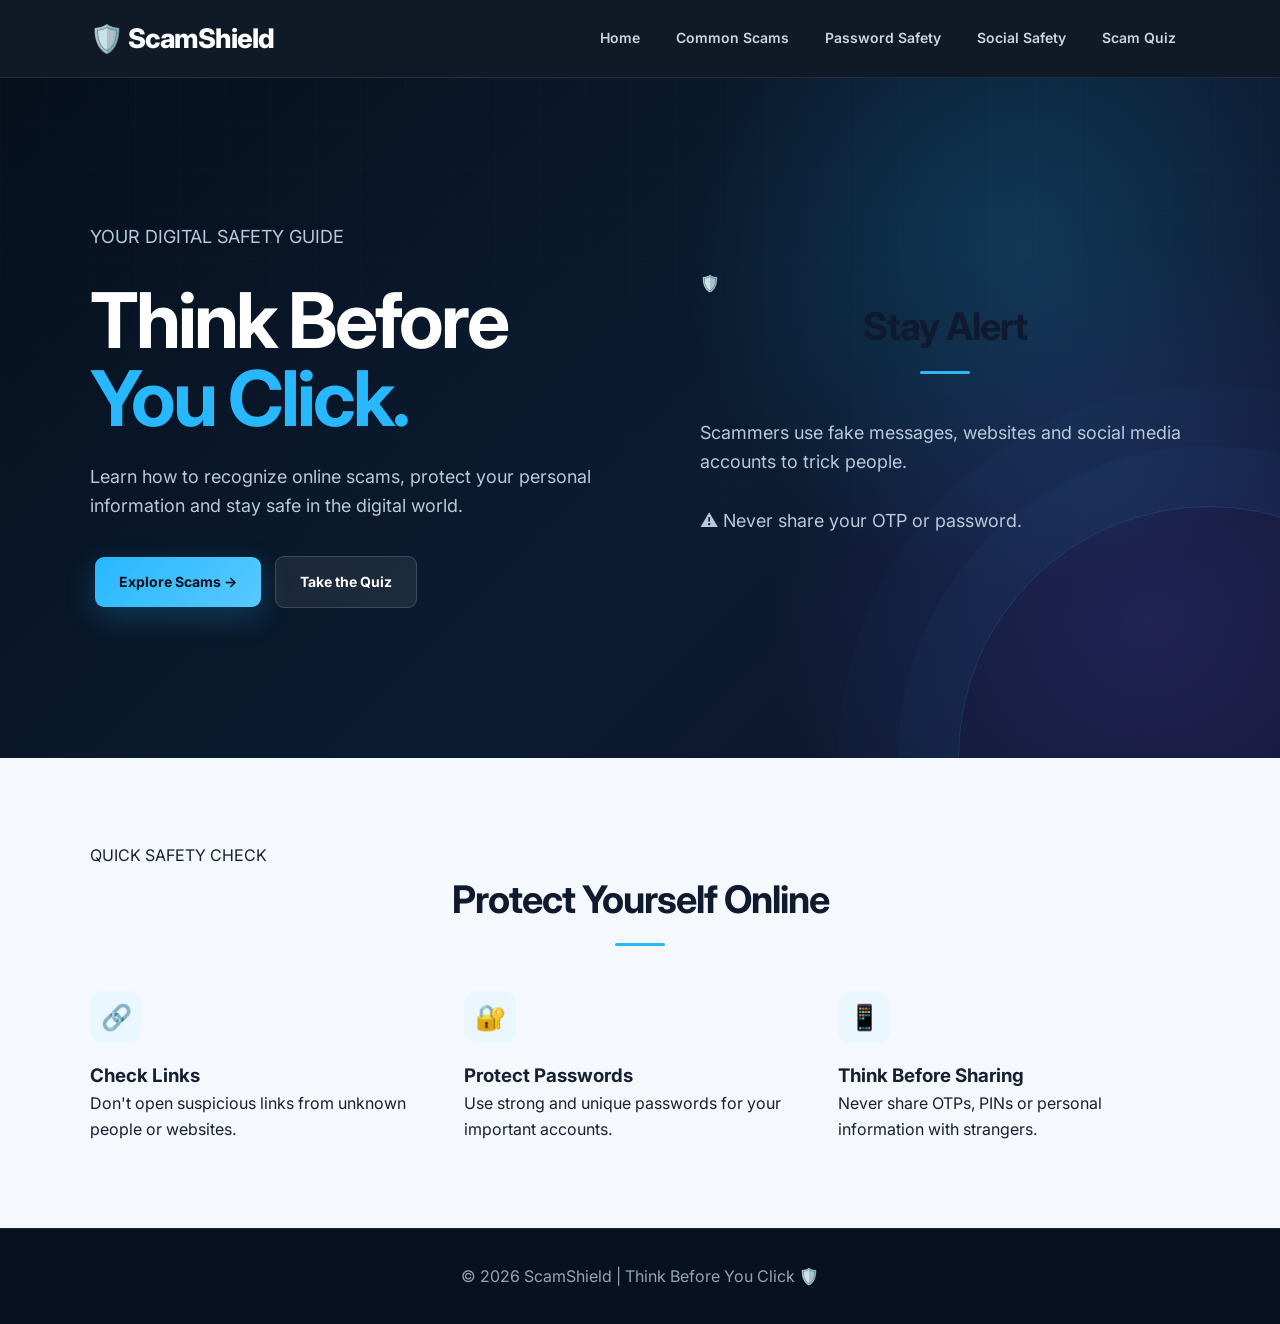
<file: index.html>
<!DOCTYPE html>
<html lang="en">
<head>
    <meta charset="UTF-8">
    <meta name="viewport" content="width=device-width, initial-scale=1.0">

    <title>ScamShield | Think Before You Click</title>

    <link rel="stylesheet" href="css/style.css">
</head>

<body>

    <!-- Navigation Bar -->
    <nav class="navbar">

        <div class="logo">
            🛡️ Scam<span>Shield</span>
        </div>

        <ul class="nav-links">
            <li><a href="index.html" class="active">Home</a></li>
            <li><a href="scams.html">Common Scams</a></li>
            <li><a href="passwords.html">Password Safety</a></li>
            <li><a href="social.html">Social Safety</a></li>
            <li><a href="quiz.html">Scam Quiz</a></li>
        </ul>

    </nav>


    <!-- Hero Section -->
    <section class="hero">

        <div class="hero-content">

            <p class="small-title">YOUR DIGITAL SAFETY GUIDE</p>

            <h1>
                Think Before
                <span>You Click.</span>
            </h1>

            <p class="hero-text">
                Learn how to recognize online scams, protect your
                personal information and stay safe in the digital world.
            </p>

            <div class="hero-buttons">

                <a href="scams.html" class="btn primary-btn">
                    Explore Scams →
                </a>

                <a href="quiz.html" class="btn secondary-btn">
                    Take the Quiz
                </a>

            </div>

        </div>


        <!-- Warning Card -->
        <div class="warning-card">

            <div class="shield-icon">🛡️</div>

            <h2>Stay Alert</h2>

            <p>
                Scammers use fake messages, websites and social
                media accounts to trick people.
            </p>

            <div class="warning-line"></div>

            <p class="remember">
                ⚠️ Never share your OTP or password.
            </p>

        </div>

    </section>


    <!-- Quick Safety Section -->
    <section class="safety-section">

        <p class="small-title">QUICK SAFETY CHECK</p>

        <h2>Protect Yourself Online</h2>

        <div class="cards">

            <div class="info-card">
                <div class="card-icon">🔗</div>
                <h3>Check Links</h3>
                <p>
                    Don't open suspicious links from unknown
                    people or websites.
                </p>
            </div>

            <div class="info-card">
                <div class="card-icon">🔐</div>
                <h3>Protect Passwords</h3>
                <p>
                    Use strong and unique passwords for
                    your important accounts.
                </p>
            </div>

            <div class="info-card">
                <div class="card-icon">📱</div>
                <h3>Think Before Sharing</h3>
                <p>
                    Never share OTPs, PINs or personal
                    information with strangers.
                </p>
            </div>

        </div>

    </section>


    <!-- Footer -->
    <footer>

        <p>
            © 2026 ScamShield | Think Before You Click 🛡️
        </p>

    </footer>


    <script src="js/script.js"></script>

</body>
</html>
</file>
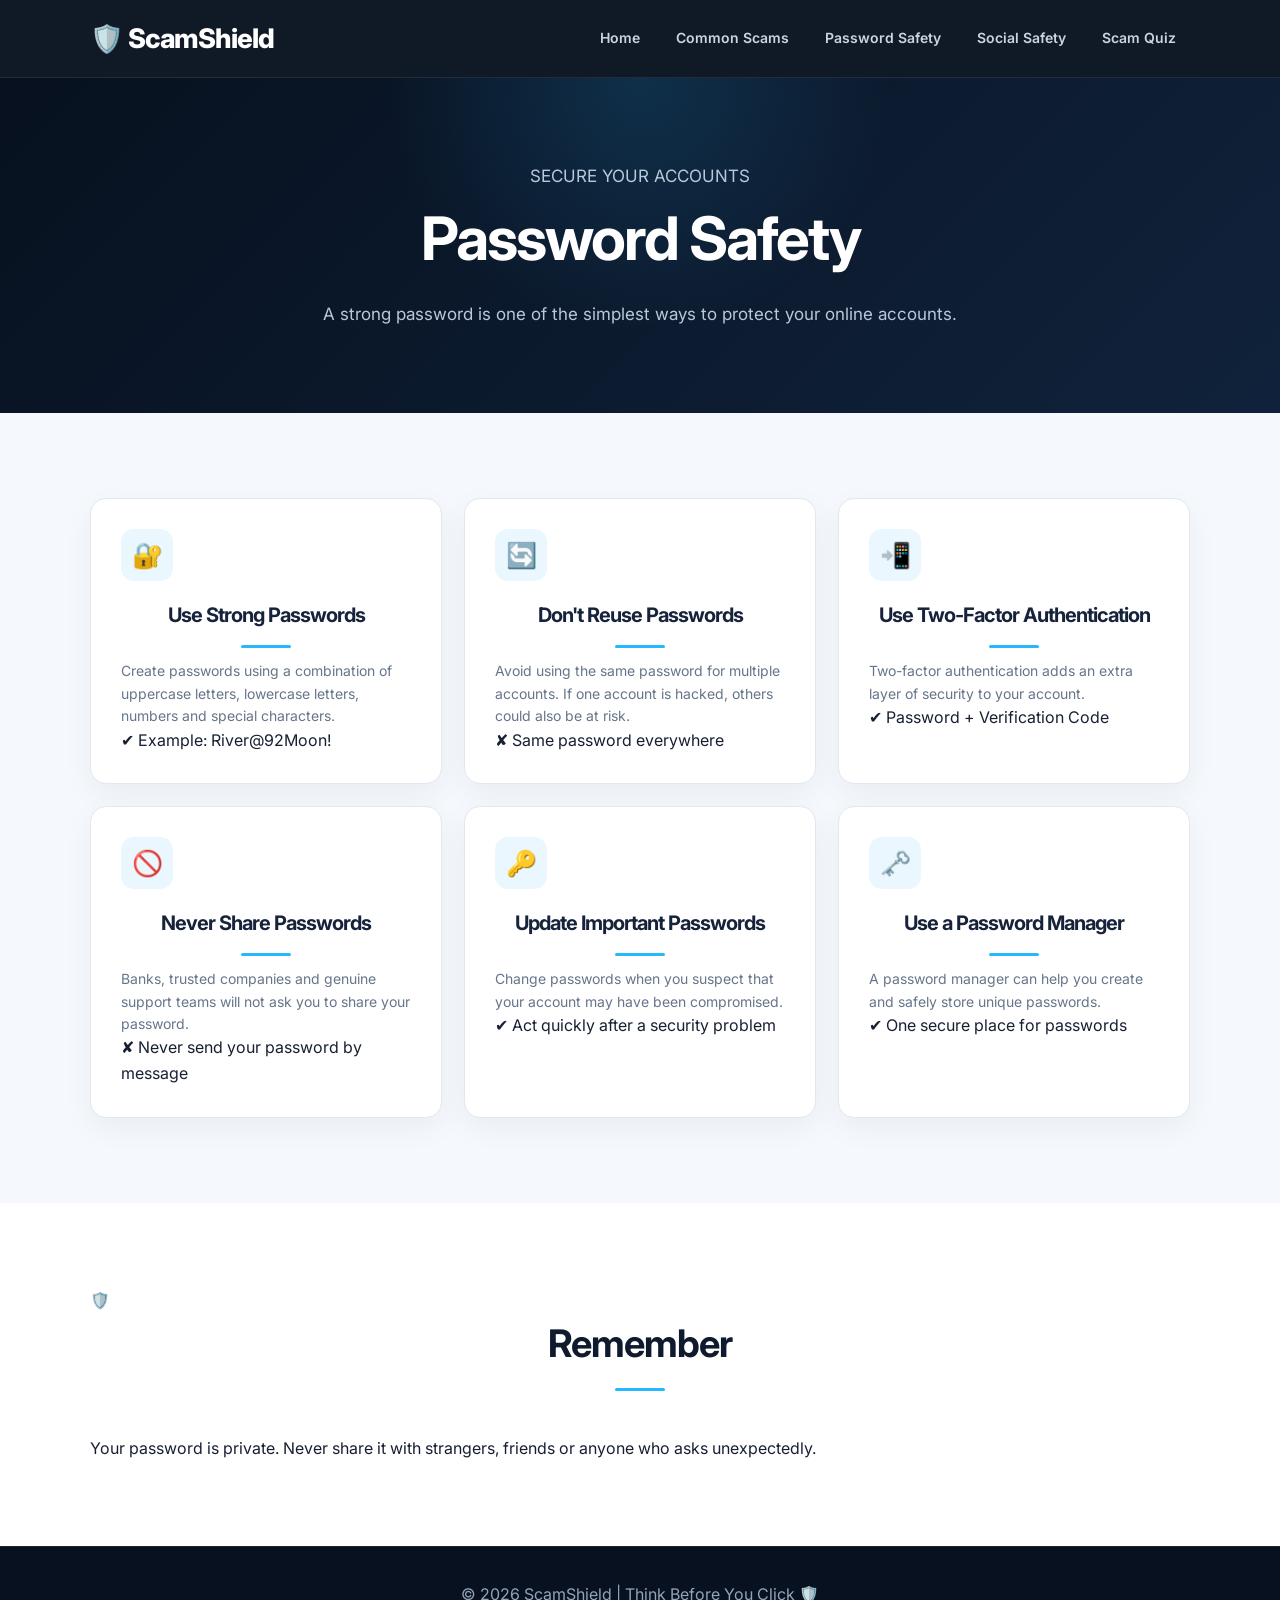
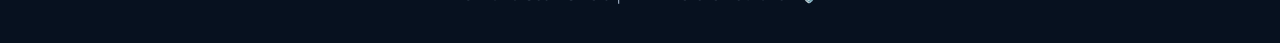
<file: passwords.html>
<!DOCTYPE html>
<html lang="en">

<head>
    <meta charset="UTF-8">
    <meta name="viewport" content="width=device-width, initial-scale=1.0">

    <title>Password Safety | ScamShield</title>

    <link rel="stylesheet" href="css/style.css">
</head>

<body>

    <!-- Navigation -->
    <nav class="navbar">

        <div class="logo">
            🛡️ Scam<span>Shield</span>
        </div>

        <ul class="nav-links">
            <li><a href="index.html">Home</a></li>
            <li><a href="scams.html">Common Scams</a></li>
            <li><a href="passwords.html" class="active">Password Safety</a></li>
            <li><a href="social.html">Social Safety</a></li>
            <li><a href="quiz.html">Scam Quiz</a></li>
        </ul>

    </nav>


    <!-- Page Header -->
    <section class="page-header">

        <p class="small-title">SECURE YOUR ACCOUNTS</p>

        <h1>Password Safety</h1>

        <p>
            A strong password is one of the simplest ways
            to protect your online accounts.
        </p>

    </section>


    <!-- Password Tips -->
    <section class="password-section">

        <div class="password-grid">

            <!-- Strong Password -->
            <div class="password-card">

                <div class="password-icon">🔐</div>

                <h2>Use Strong Passwords</h2>

                <p>
                    Create passwords using a combination of
                    uppercase letters, lowercase letters,
                    numbers and special characters.
                </p>

                <div class="example good">
                    ✔ Example: River@92Moon!
                </div>

            </div>


            <!-- Don't Reuse -->
            <div class="password-card">

                <div class="password-icon">🔄</div>

                <h2>Don't Reuse Passwords</h2>

                <p>
                    Avoid using the same password for
                    multiple accounts. If one account is
                    hacked, others could also be at risk.
                </p>

                <div class="example bad">
                    ✘ Same password everywhere
                </div>

            </div>


            <!-- Two Factor -->
            <div class="password-card">

                <div class="password-icon">📲</div>

                <h2>Use Two-Factor Authentication</h2>

                <p>
                    Two-factor authentication adds an
                    extra layer of security to your account.
                </p>

                <div class="example good">
                    ✔ Password + Verification Code
                </div>

            </div>


            <!-- Never Share -->
            <div class="password-card">

                <div class="password-icon">🚫</div>

                <h2>Never Share Passwords</h2>

                <p>
                    Banks, trusted companies and genuine
                    support teams will not ask you to share
                    your password.
                </p>

                <div class="example bad">
                    ✘ Never send your password by message
                </div>

            </div>


            <!-- Change Password -->
            <div class="password-card">

                <div class="password-icon">🔑</div>

                <h2>Update Important Passwords</h2>

                <p>
                    Change passwords when you suspect that
                    your account may have been compromised.
                </p>

                <div class="example good">
                    ✔ Act quickly after a security problem
                </div>

            </div>


            <!-- Password Manager -->
            <div class="password-card">

                <div class="password-icon">🗝️</div>

                <h2>Use a Password Manager</h2>

                <p>
                    A password manager can help you create
                    and safely store unique passwords.
                </p>

                <div class="example good">
                    ✔ One secure place for passwords
                </div>

            </div>

        </div>

    </section>


    <!-- Safety Reminder -->
    <section class="reminder-section">

        <div class="reminder-box">

            <div class="reminder-icon">🛡️</div>

            <h2>Remember</h2>

            <p>
                Your password is private.
                Never share it with strangers, friends
                or anyone who asks unexpectedly.
            </p>

        </div>

    </section>


    <!-- Footer -->
    <footer>

        <p>
            © 2026 ScamShield | Think Before You Click 🛡️
        </p>

    </footer>


    <script src="js/script.js"></script>

</body>

</html>
</file>
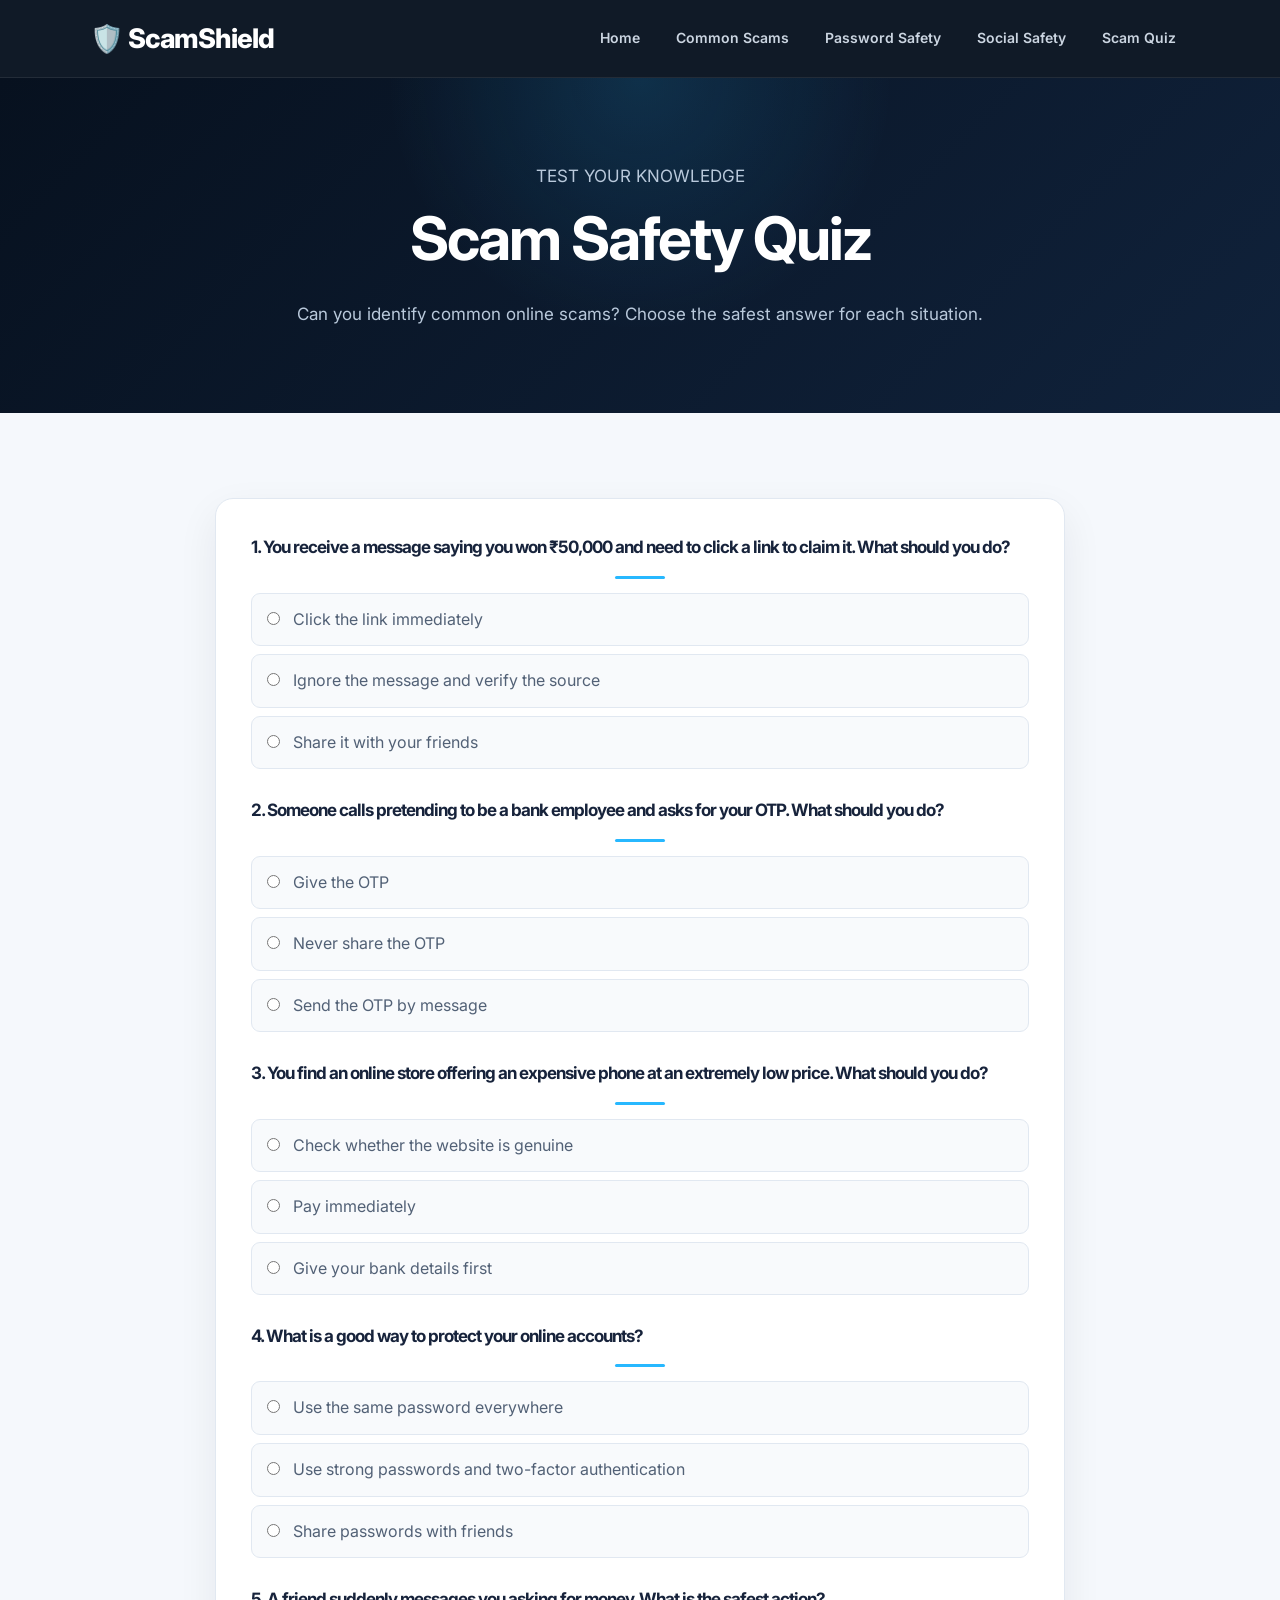
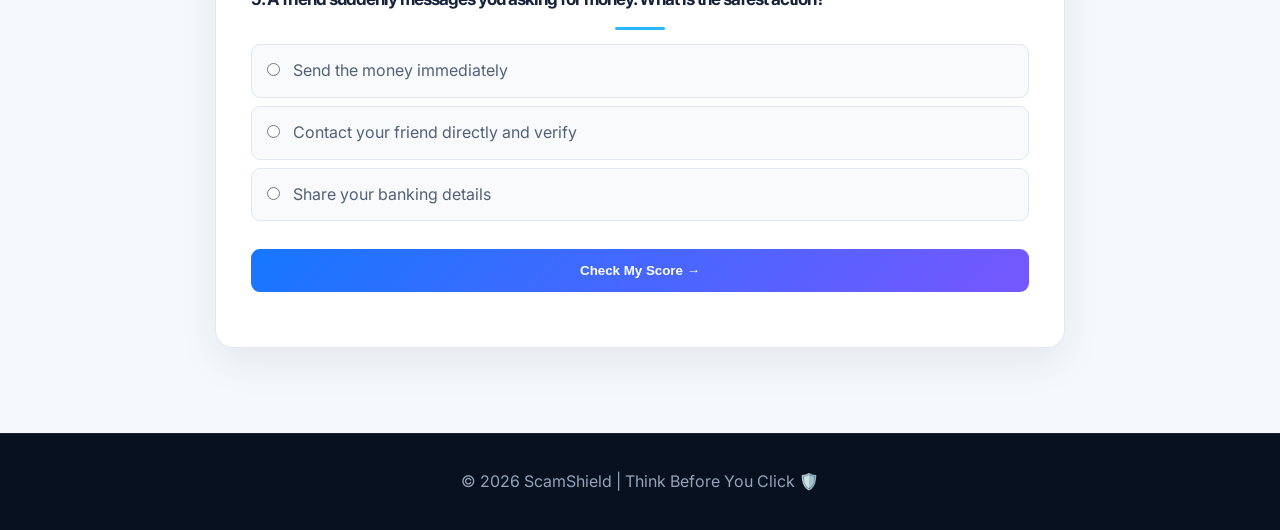
<file: quiz.html>
<!DOCTYPE html>
<html lang="en">

<head>
    <meta charset="UTF-8">
    <meta name="viewport" content="width=device-width, initial-scale=1.0">

    <title>Scam Quiz | ScamShield</title>

    <link rel="stylesheet" href="css/style.css">
</head>

<body>

    <!-- Navigation -->
    <nav class="navbar">

        <div class="logo">
            🛡️ Scam<span>Shield</span>
        </div>

        <ul class="nav-links">
            <li><a href="index.html">Home</a></li>
            <li><a href="scams.html">Common Scams</a></li>
            <li><a href="passwords.html">Password Safety</a></li>
            <li><a href="social.html">Social Safety</a></li>
            <li><a href="quiz.html" class="active">Scam Quiz</a></li>
        </ul>

    </nav>


    <!-- Quiz Header -->
    <section class="page-header">

        <p class="small-title">TEST YOUR KNOWLEDGE</p>

        <h1>Scam Safety Quiz</h1>

        <p>
            Can you identify common online scams?
            Choose the safest answer for each situation.
        </p>

    </section>


    <!-- Quiz -->
    <section class="quiz-section">

        <div class="quiz-box">

            <!-- Question 1 -->
            <div class="question">

                <h2>1. You receive a message saying you won ₹50,000 and need to click a link to claim it. What should you do?</h2>

                <label>
                    <input type="radio" name="q1" value="wrong">
                    Click the link immediately
                </label>

                <label>
                    <input type="radio" name="q1" value="correct">
                    Ignore the message and verify the source
                </label>

                <label>
                    <input type="radio" name="q1" value="wrong">
                    Share it with your friends
                </label>

            </div>


            <!-- Question 2 -->
            <div class="question">

                <h2>2. Someone calls pretending to be a bank employee and asks for your OTP. What should you do?</h2>

                <label>
                    <input type="radio" name="q2" value="wrong">
                    Give the OTP
                </label>

                <label>
                    <input type="radio" name="q2" value="correct">
                    Never share the OTP
                </label>

                <label>
                    <input type="radio" name="q2" value="wrong">
                    Send the OTP by message
                </label>

            </div>


            <!-- Question 3 -->
            <div class="question">

                <h2>3. You find an online store offering an expensive phone at an extremely low price. What should you do?</h2>

                <label>
                    <input type="radio" name="q3" value="correct">
                    Check whether the website is genuine
                </label>

                <label>
                    <input type="radio" name="q3" value="wrong">
                    Pay immediately
                </label>

                <label>
                    <input type="radio" name="q3" value="wrong">
                    Give your bank details first
                </label>

            </div>


            <!-- Question 4 -->
            <div class="question">

                <h2>4. What is a good way to protect your online accounts?</h2>

                <label>
                    <input type="radio" name="q4" value="wrong">
                    Use the same password everywhere
                </label>

                <label>
                    <input type="radio" name="q4" value="correct">
                    Use strong passwords and two-factor authentication
                </label>

                <label>
                    <input type="radio" name="q4" value="wrong">
                    Share passwords with friends
                </label>

            </div>


            <!-- Question 5 -->
            <div class="question">

                <h2>5. A friend suddenly messages you asking for money. What is the safest action?</h2>

                <label>
                    <input type="radio" name="q5" value="wrong">
                    Send the money immediately
                </label>

                <label>
                    <input type="radio" name="q5" value="correct">
                    Contact your friend directly and verify
                </label>

                <label>
                    <input type="radio" name="q5" value="wrong">
                    Share your banking details
                </label>

            </div>


            <!-- Submit Button -->
            <button class="quiz-btn" onclick="checkQuiz()">
                Check My Score →
            </button>


            <!-- Result -->
            <div id="quiz-result"></div>

        </div>

    </section>


    <!-- Footer -->
    <footer>

        <p>
            © 2026 ScamShield | Think Before You Click 🛡️
        </p>

    </footer>


    <script src="js/script.js"></script>

</body>

</html>
</file>
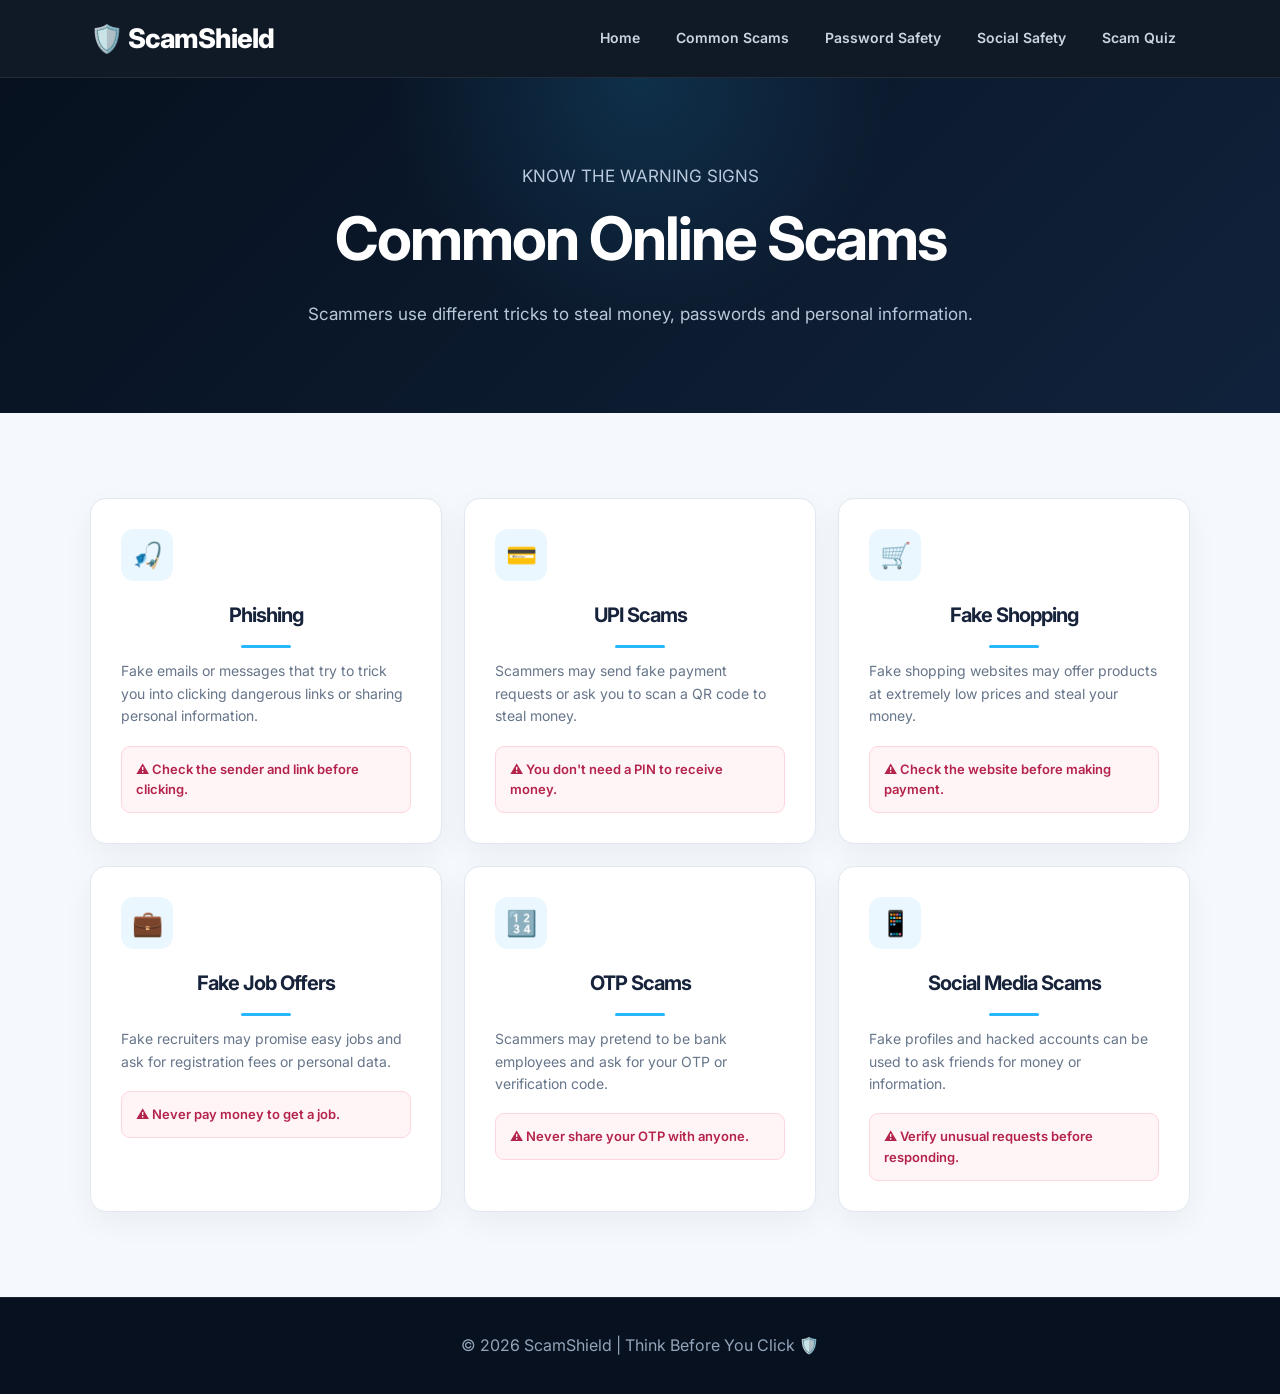
<file: scams.html>
<!DOCTYPE html>
<html lang="en">

<head>
    <meta charset="UTF-8">
    <meta name="viewport" content="width=device-width, initial-scale=1.0">

    <title>Common Scams | ScamShield</title>

    <link rel="stylesheet" href="css/style.css">
</head>

<body>

    <!-- Navigation -->
    <nav class="navbar">

        <div class="logo">
            🛡️ Scam<span>Shield</span>
        </div>

        <ul class="nav-links">
            <li><a href="index.html">Home</a></li>
            <li><a href="scams.html" class="active">Common Scams</a></li>
            <li><a href="passwords.html">Password Safety</a></li>
            <li><a href="social.html">Social Safety</a></li>
            <li><a href="quiz.html">Scam Quiz</a></li>
        </ul>

    </nav>


    <!-- Page Header -->
    <section class="page-header">

        <p class="small-title">KNOW THE WARNING SIGNS</p>

        <h1>Common Online Scams</h1>

        <p>
            Scammers use different tricks to steal money,
            passwords and personal information.
        </p>

    </section>


    <!-- Scam Cards -->
    <section class="scams-section">

        <div class="scam-grid">

            <!-- Phishing -->
            <div class="scam-card">

                <div class="scam-icon">🎣</div>

                <h2>Phishing</h2>

                <p>
                    Fake emails or messages that try to
                    trick you into clicking dangerous links
                    or sharing personal information.
                </p>

                <div class="warning">
                    ⚠️ Check the sender and link before clicking.
                </div>

            </div>


            <!-- UPI Scam -->
            <div class="scam-card">

                <div class="scam-icon">💳</div>

                <h2>UPI Scams</h2>

                <p>
                    Scammers may send fake payment requests
                    or ask you to scan a QR code to steal money.
                </p>

                <div class="warning">
                    ⚠️ You don't need a PIN to receive money.
                </div>

            </div>


            <!-- Fake Shopping -->
            <div class="scam-card">

                <div class="scam-icon">🛒</div>

                <h2>Fake Shopping</h2>

                <p>
                    Fake shopping websites may offer products
                    at extremely low prices and steal your money.
                </p>

                <div class="warning">
                    ⚠️ Check the website before making payment.
                </div>

            </div>


            <!-- Job Scam -->
            <div class="scam-card">

                <div class="scam-icon">💼</div>

                <h2>Fake Job Offers</h2>

                <p>
                    Fake recruiters may promise easy jobs
                    and ask for registration fees or personal data.
                </p>

                <div class="warning">
                    ⚠️ Never pay money to get a job.
                </div>

            </div>


            <!-- OTP Scam -->
            <div class="scam-card">

                <div class="scam-icon">🔢</div>

                <h2>OTP Scams</h2>

                <p>
                    Scammers may pretend to be bank employees
                    and ask for your OTP or verification code.
                </p>

                <div class="warning">
                    ⚠️ Never share your OTP with anyone.
                </div>

            </div>


            <!-- Social Media Scam -->
            <div class="scam-card">

                <div class="scam-icon">📱</div>

                <h2>Social Media Scams</h2>

                <p>
                    Fake profiles and hacked accounts can be
                    used to ask friends for money or information.
                </p>

                <div class="warning">
                    ⚠️ Verify unusual requests before responding.
                </div>

            </div>

        </div>

    </section>


    <!-- Footer -->
    <footer>

        <p>
            © 2026 ScamShield | Think Before You Click 🛡️
        </p>

    </footer>


    <script src="js/script.js"></script>

</body>

</html>
</file>
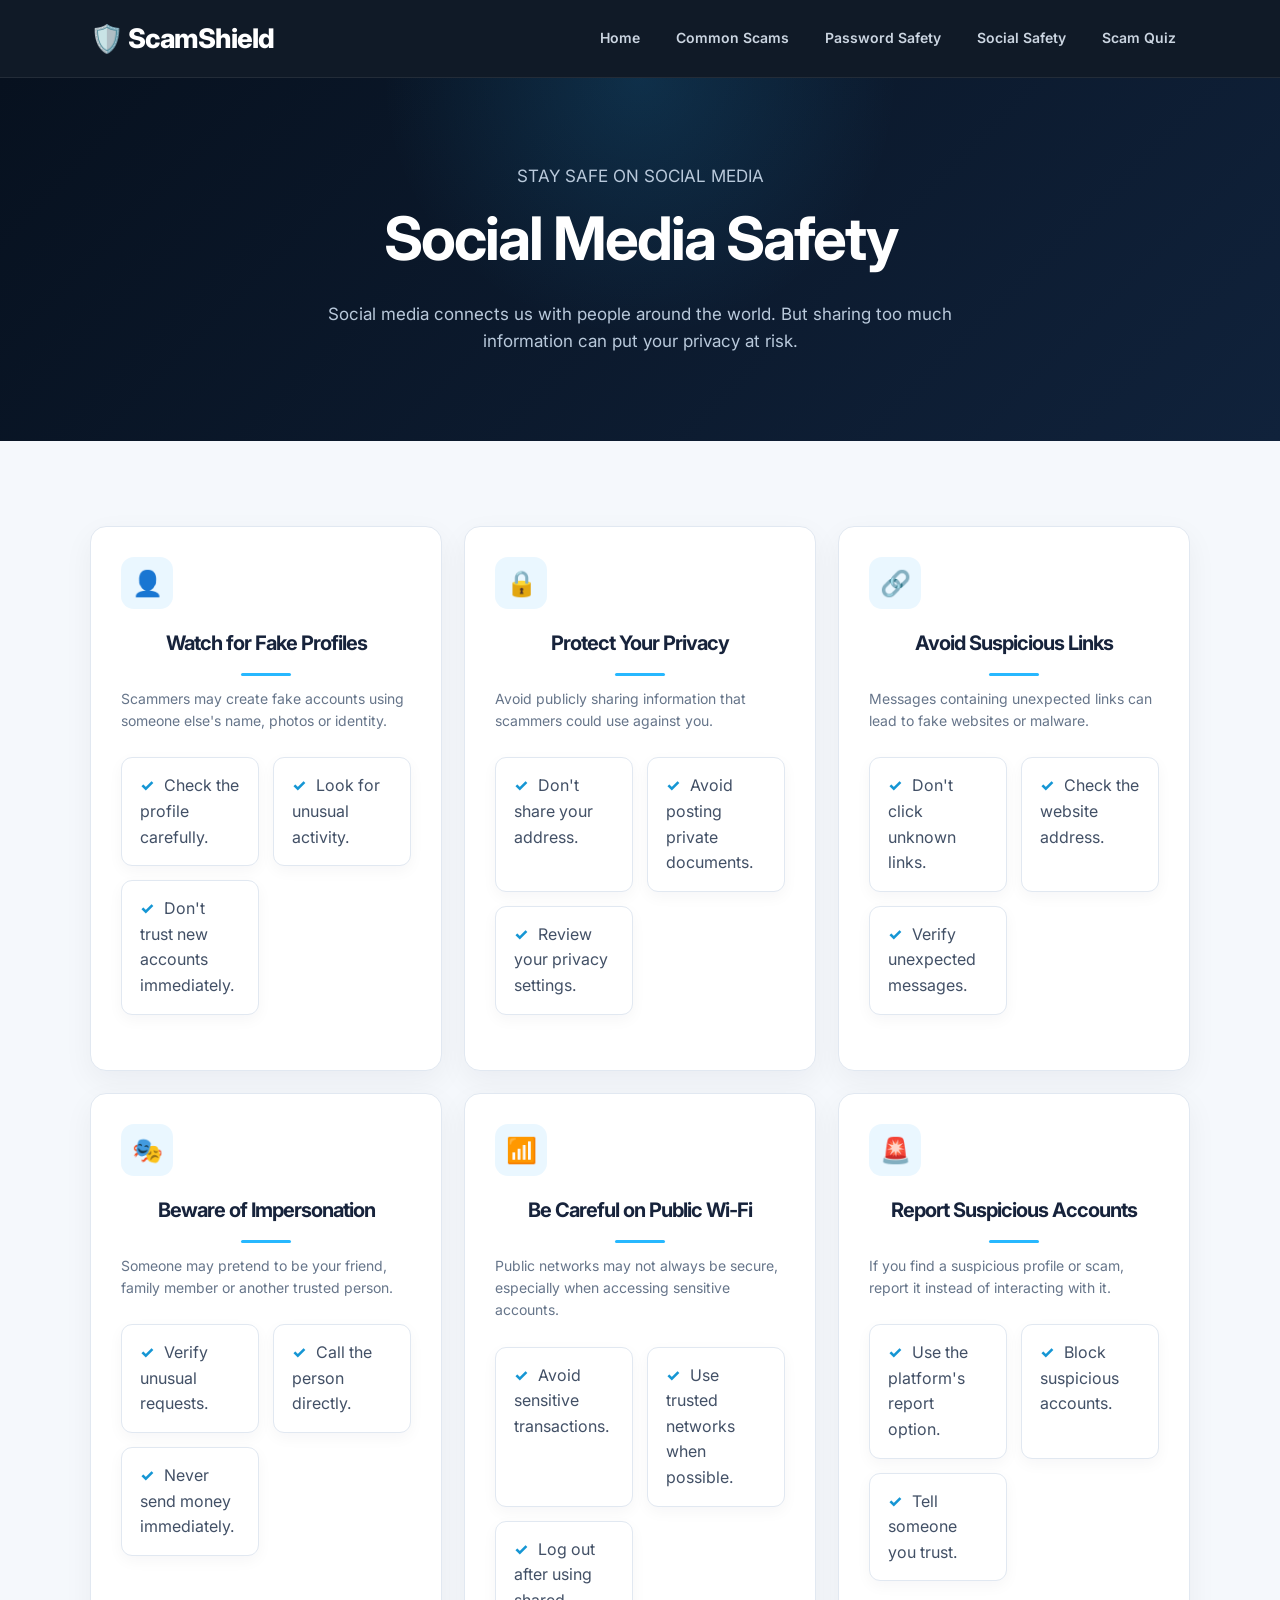
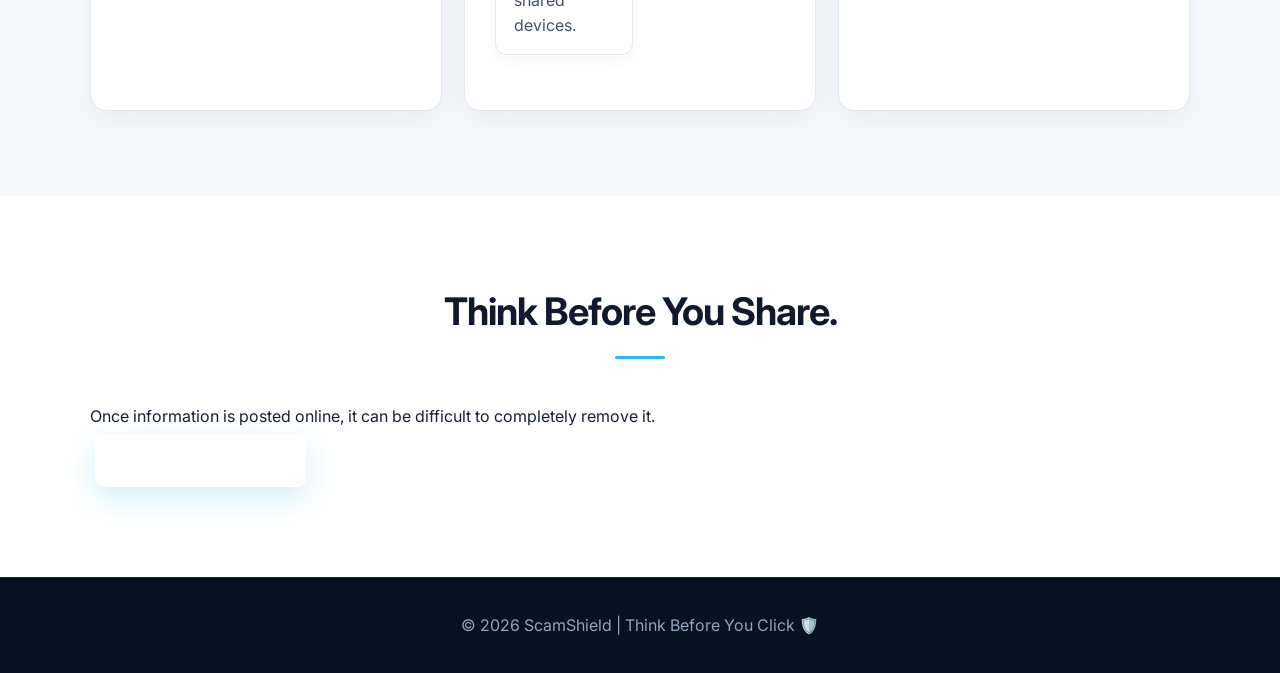
<file: social.html>
<!DOCTYPE html>
<html lang="en">

<head>
    <meta charset="UTF-8">
    <meta name="viewport" content="width=device-width, initial-scale=1.0">

    <title>Social Safety | ScamShield</title>

    <link rel="stylesheet" href="css/style.css">
</head>

<body>

    <!-- Navigation -->
    <nav class="navbar">

        <div class="logo">
            🛡️ Scam<span>Shield</span>
        </div>

        <ul class="nav-links">
            <li><a href="index.html">Home</a></li>
            <li><a href="scams.html">Common Scams</a></li>
            <li><a href="passwords.html">Password Safety</a></li>
            <li><a href="social.html" class="active">Social Safety</a></li>
            <li><a href="quiz.html">Scam Quiz</a></li>
        </ul>

    </nav>


    <!-- Page Header -->
    <section class="page-header">

        <p class="small-title">STAY SAFE ON SOCIAL MEDIA</p>

        <h1>Social Media Safety</h1>

        <p>
            Social media connects us with people around the world.
            But sharing too much information can put your privacy at risk.
        </p>

    </section>


    <!-- Safety Cards -->
    <section class="social-section">

        <div class="social-grid">

            <!-- Fake Profiles -->
            <div class="social-card">

                <div class="social-icon">👤</div>

                <h2>Watch for Fake Profiles</h2>

                <p>
                    Scammers may create fake accounts using
                    someone else's name, photos or identity.
                </p>

                <ul>
                    <li>Check the profile carefully.</li>
                    <li>Look for unusual activity.</li>
                    <li>Don't trust new accounts immediately.</li>
                </ul>

            </div>


            <!-- Privacy -->
            <div class="social-card">

                <div class="social-icon">🔒</div>

                <h2>Protect Your Privacy</h2>

                <p>
                    Avoid publicly sharing information that
                    scammers could use against you.
                </p>

                <ul>
                    <li>Don't share your address.</li>
                    <li>Avoid posting private documents.</li>
                    <li>Review your privacy settings.</li>
                </ul>

            </div>


            <!-- Suspicious Links -->
            <div class="social-card">

                <div class="social-icon">🔗</div>

                <h2>Avoid Suspicious Links</h2>

                <p>
                    Messages containing unexpected links can
                    lead to fake websites or malware.
                </p>

                <ul>
                    <li>Don't click unknown links.</li>
                    <li>Check the website address.</li>
                    <li>Verify unexpected messages.</li>
                </ul>

            </div>


            <!-- Impersonation -->
            <div class="social-card">

                <div class="social-icon">🎭</div>

                <h2>Beware of Impersonation</h2>

                <p>
                    Someone may pretend to be your friend,
                    family member or another trusted person.
                </p>

                <ul>
                    <li>Verify unusual requests.</li>
                    <li>Call the person directly.</li>
                    <li>Never send money immediately.</li>
                </ul>

            </div>


            <!-- Public Wi-Fi -->
            <div class="social-card">

                <div class="social-icon">📶</div>

                <h2>Be Careful on Public Wi-Fi</h2>

                <p>
                    Public networks may not always be secure,
                    especially when accessing sensitive accounts.
                </p>

                <ul>
                    <li>Avoid sensitive transactions.</li>
                    <li>Use trusted networks when possible.</li>
                    <li>Log out after using shared devices.</li>
                </ul>

            </div>


            <!-- Report -->
            <div class="social-card">

                <div class="social-icon">🚨</div>

                <h2>Report Suspicious Accounts</h2>

                <p>
                    If you find a suspicious profile or scam,
                    report it instead of interacting with it.
                </p>

                <ul>
                    <li>Use the platform's report option.</li>
                    <li>Block suspicious accounts.</li>
                    <li>Tell someone you trust.</li>
                </ul>

            </div>

        </div>

    </section>


    <!-- Safety Message -->
    <section class="social-message">

        <div class="message-box">

            <h2>Think Before You Share.</h2>

            <p>
                Once information is posted online,
                it can be difficult to completely remove it.
            </p>

            <a href="quiz.html" class="btn primary-btn">
                Test Your Knowledge →
            </a>

        </div>

    </section>


    <!-- Footer -->
    <footer>

        <p>
            © 2026 ScamShield | Think Before You Click 🛡️
        </p>

    </footer>


    <script src="js/script.js"></script>

</body>

</html>
</file>
<file: css/style.css>
/* =========================================================
   SCAMSHIELD
   OFFICIAL CYBERSECURITY WEBSITE THEME
   ========================================================= */

@import url('https://fonts.googleapis.com/css2?family=Inter:wght@400;500;600;700;800&display=swap');

:root {
    --navy: #07111f;
    --navy2: #0c1b30;
    --blue: #27b8ff;
    --blue2: #1677ff;
    --purple: #7657ff;
    --white: #ffffff;
    --text: #172033;
    --muted: #66758a;
    --light: #f5f8fc;
    --border: #e1e8f1;
    --danger: #ef476f;
}

* {
    margin: 0;
    padding: 0;
    box-sizing: border-box;
}

html {
    scroll-behavior: smooth;
}

body {
    font-family: "Inter", "Segoe UI", Arial, sans-serif;
    color: var(--text);
    background: var(--light);
    line-height: 1.6;
}

/* =========================================================
   NAVIGATION
   ========================================================= */

nav {
    height: 78px;
    padding: 0 7%;

    display: flex;
    align-items: center;
    justify-content: space-between;

    background: rgba(7, 17, 31, 0.96);

    position: sticky;
    top: 0;
    z-index: 999;

    border-bottom: 1px solid rgba(255,255,255,0.08);

    backdrop-filter: blur(14px);
}

.logo {
    color: white;
    font-size: 27px;
    font-weight: 800;
    letter-spacing: -1px;
}

nav ul {
    display: flex;
    align-items: center;
    gap: 8px;

    list-style: none;
}

nav ul li a {
    display: block;

    padding: 10px 14px;

    color: #cbd5e1;

    text-decoration: none;

    font-size: 14px;
    font-weight: 600;

    border-radius: 8px;

    transition: 0.25s ease;
}

nav ul li a:hover {
    color: white;
    background: rgba(39,184,255,0.1);
}


/* =========================================================
   HERO
   ========================================================= */

.hero {
    min-height: 680px;

    padding: 90px 7%;

    display: flex;
    align-items: center;
    justify-content: space-between;

    gap: 70px;

    position: relative;
    overflow: hidden;

    color: white;

    background:
        radial-gradient(
            circle at 80% 25%,
            rgba(39,184,255,0.18),
            transparent 30%
        ),
        radial-gradient(
            circle at 90% 80%,
            rgba(118,87,255,0.18),
            transparent 30%
        ),
        linear-gradient(
            135deg,
            #06101d,
            #0b1c31 55%,
            #10152e
        );
}


/* subtle technical grid */

.hero::before {
    content: "";

    position: absolute;
    inset: 0;

    opacity: 0.16;

    background-image:
        linear-gradient(
            rgba(255,255,255,0.08) 1px,
            transparent 1px
        ),
        linear-gradient(
            90deg,
            rgba(255,255,255,0.08) 1px,
            transparent 1px
        );

    background-size: 45px 45px;

    mask-image: linear-gradient(
        to bottom,
        black,
        transparent
    );
}


/* glowing circle */

.hero::after {
    content: "";

    position: absolute;

    width: 500px;
    height: 500px;

    right: -180px;
    bottom: -250px;

    border-radius: 50%;

    border: 1px solid rgba(39,184,255,0.18);

    box-shadow:
        0 0 0 60px rgba(39,184,255,0.03),
        0 0 0 120px rgba(39,184,255,0.02);
}


/* =========================================================
   HERO CONTENT
   ========================================================= */

.hero > * {
    position: relative;
    z-index: 2;
}

.hero h1 {
    max-width: 800px;

    font-size: clamp(
        48px,
        6vw,
        78px
    );

    line-height: 1.02;

    letter-spacing: -3px;

    margin-bottom: 25px;

    color: white;
}

.hero h1 span {
    color: var(--blue);
}

.hero p {
    max-width: 680px;

    margin-bottom: 30px;

    color: #b9c9db;

    font-size: 18px;
}


/* =========================================================
   BUTTONS
   ========================================================= */

.btn {
    display: inline-flex;

    align-items: center;
    justify-content: center;

    padding: 14px 24px;

    margin: 5px;

    border-radius: 9px;

    text-decoration: none;

    font-weight: 700;

    font-size: 14px;

    transition: 0.25s ease;
}

.btn:first-of-type {
    color: #06101d;

    background: linear-gradient(
        135deg,
        #27b8ff,
        #58c9ff
    );

    box-shadow:
        0 10px 30px rgba(39,184,255,0.22);
}

.btn:last-of-type {
    color: white;

    background: rgba(255,255,255,0.07);

    border: 1px solid rgba(255,255,255,0.16);
}

.btn:hover {
    transform: translateY(-3px);
}


/* =========================================================
   HERO SECURITY VISUAL
   ========================================================= */

.hero-visual {
    width: 360px;
    height: 360px;

    display: flex;
    align-items: center;
    justify-content: center;

    position: relative;

    border-radius: 50%;

    background:
        radial-gradient(
            circle,
            rgba(39,184,255,0.15),
            transparent 60%
        );

    border: 1px solid rgba(39,184,255,0.18);

    box-shadow:
        0 0 80px rgba(39,184,255,0.12);
}

.hero-visual::before {
    content: "🛡";

    font-size: 130px;

    filter:
        drop-shadow(
            0 0 25px
            rgba(39,184,255,0.6)
        );
}

.hero-visual::after {
    content: "";

    position: absolute;

    width: 75%;
    height: 75%;

    border-radius: 50%;

    border: 1px dashed rgba(39,184,255,0.35);

    animation: rotate 18s linear infinite;
}


/* =========================================================
   PAGE HEADERS
   ========================================================= */

.page-header {
    padding: 85px 20px;

    text-align: center;

    color: white;

    background:
        radial-gradient(
            circle at 50% 0%,
            rgba(39,184,255,0.15),
            transparent 35%
        ),
        linear-gradient(
            135deg,
            #07111f,
            #10223b
        );
}

.page-header h1 {
    font-size: clamp(40px,5vw,60px);

    margin-bottom: 15px;

    letter-spacing: -2px;
}

.page-header p {
    max-width: 700px;

    margin: auto;

    color: #b9c9db;

    font-size: 17px;
}


/* =========================================================
   SECTIONS
   ========================================================= */

section {
    padding: 85px 7%;

    background: white;
}

section:nth-of-type(even) {
    background: #f5f8fc;
}

section h2 {
    text-align: center;

    color: #101a2e;

    font-size: 38px;

    letter-spacing: -1px;

    margin-bottom: 45px;
}

section h2::after {
    content: "";

    display: block;

    width: 50px;
    height: 3px;

    margin: 14px auto 0;

    border-radius: 5px;

    background: var(--blue);
}


/* =========================================================
   CARDS
   ========================================================= */

.cards,
.scam-grid,
.password-grid,
.social-grid {
    max-width: 1100px;

    margin: auto;

    display: grid;

    grid-template-columns:
        repeat(3, 1fr);

    gap: 22px;
}

.card,
.scam-card,
.password-card,
.social-card {
    padding: 30px;

    background: white;

    border: 1px solid var(--border);

    border-radius: 16px;

    box-shadow:
        0 10px 30px
        rgba(15,23,42,0.05);

    transition: 0.3s ease;
}

.card:hover,
.scam-card:hover,
.password-card:hover,
.social-card:hover {
    transform: translateY(-7px);

    border-color: #b8dff5;

    box-shadow:
        0 18px 40px
        rgba(15,23,42,0.10);
}

.card h3,
.scam-card h2,
.password-card h2,
.social-card h2 {
    margin-bottom: 12px;

    color: #17233b;

    font-size: 20px;
}

.card p,
.scam-card p,
.password-card p,
.social-card p {
    color: var(--muted);

    font-size: 14px;
}


/* =========================================================
   CARD ICON
   ========================================================= */

.card-icon,
.scam-icon,
.password-icon,
.social-icon {
    width: 52px;
    height: 52px;

    display: flex;
    align-items: center;
    justify-content: center;

    margin-bottom: 18px;

    border-radius: 13px;

    background: #eaf7ff;

    font-size: 25px;
}


/* =========================================================
   SAFETY TIPS / LISTS
   ========================================================= */

section ul {
    max-width: 900px;

    margin: 25px auto;

    padding: 0;

    list-style: none;

    display: grid;

    grid-template-columns:
        repeat(2, 1fr);

    gap: 14px;
}

section ul li {
    padding: 15px 18px;

    background: white;

    border: 1px solid var(--border);

    border-radius: 11px;

    color: #425066;

    box-shadow:
        0 5px 15px
        rgba(15,23,42,0.04);
}

section ul li::before {
    content: "✓";

    margin-right: 10px;

    color: #1596d4;

    font-weight: 800;
}


/* =========================================================
   WARNING
   ========================================================= */

.warning {
    margin-top: 18px;

    padding: 12px 14px;

    border-radius: 9px;

    background: #fff4f6;

    border: 1px solid #ffd5dd;

    color: #b4234b;

    font-size: 13px;

    font-weight: 600;
}


/* =========================================================
   QUIZ
   ========================================================= */

.quiz-container,
.quiz-box {
    max-width: 850px;

    margin: 0 auto;

    padding: 35px;

    background: white;

    border: 1px solid var(--border);

    border-radius: 18px;

    box-shadow:
        0 15px 40px
        rgba(15,23,42,0.07);
}

.question {
    margin-bottom: 28px;
}

.question h3,
.question h2 {
    margin-bottom: 14px;

    text-align: left;

    color: #17233b;

    font-size: 17px;
}

.question label {
    display: block;

    padding: 13px 15px;

    margin: 8px 0;

    border: 1px solid var(--border);

    border-radius: 9px;

    background: #f8fafc;

    color: #526176;

    cursor: pointer;

    transition: 0.2s ease;
}

.question label:hover {
    background: #eef8ff;

    border-color: #9ddcff;
}

.question input {
    margin-right: 9px;

    accent-color: var(--blue2);
}

.quiz-btn {
    width: 100%;

    padding: 14px;

    border: none;

    border-radius: 9px;

    background:
        linear-gradient(
            135deg,
            #1677ff,
            #7657ff
        );

    color: white;

    font-weight: 700;

    cursor: pointer;
}

#quiz-result {
    margin-top: 20px;

    text-align: center;

    color: #2456c3;

    font-weight: 700;
}


/* =========================================================
   FOOTER
   ========================================================= */

footer {
    padding: 35px 20px;

    text-align: center;

    color: #93a4ba;

    background: #07111f;

    border-top:
        1px solid rgba(255,255,255,0.08);
}


/* =========================================================
   ANIMATIONS
   ========================================================= */

@keyframes rotate {
    from {
        transform: rotate(0deg);
    }

    to {
        transform: rotate(360deg);
    }
}

@keyframes fadeUp {
    from {
        opacity: 0;
        transform: translateY(20px);
    }

    to {
        opacity: 1;
        transform: translateY(0);
    }
}

.hero h1,
.hero p,
.hero .btn {
    animation:
        fadeUp .7s ease both;
}


/* =========================================================
   MOBILE
   ========================================================= */

@media(max-width:900px) {

    nav {
        height: auto;

        padding: 15px 5%;

        flex-direction: column;

        gap: 10px;
    }

    nav ul {
        flex-wrap: wrap;

        justify-content: center;
    }

    .hero {
        flex-direction: column;

        text-align: center;

        padding: 70px 5%;
    }

    .hero p {
        margin-left: auto;
        margin-right: auto;
    }

    .hero-visual {
        width: 280px;
        height: 280px;
    }

    .cards,
    .scam-grid,
    .password-grid,
    .social-grid {
        grid-template-columns: 1fr 1fr;
    }
}

@media(max-width:600px) {

    nav ul {
        gap: 3px;
    }

    nav ul li a {
        padding: 7px 8px;
        font-size: 12px;
    }

    .hero h1 {
        font-size: 45px;

        letter-spacing: -2px;
    }

    .hero-visual {
        width: 230px;
        height: 230px;
    }

    .hero-visual::before {
        font-size: 85px;
    }

    .cards,
    .scam-grid,
    .password-grid,
    .social-grid,
    section ul {
        grid-template-columns: 1fr;
    }

    section {
        padding: 60px 5%;
    }

    section h2 {
        font-size: 30px;
    }

    .quiz-container,
    .quiz-box {
        padding: 22px;
    }
}
</file>
